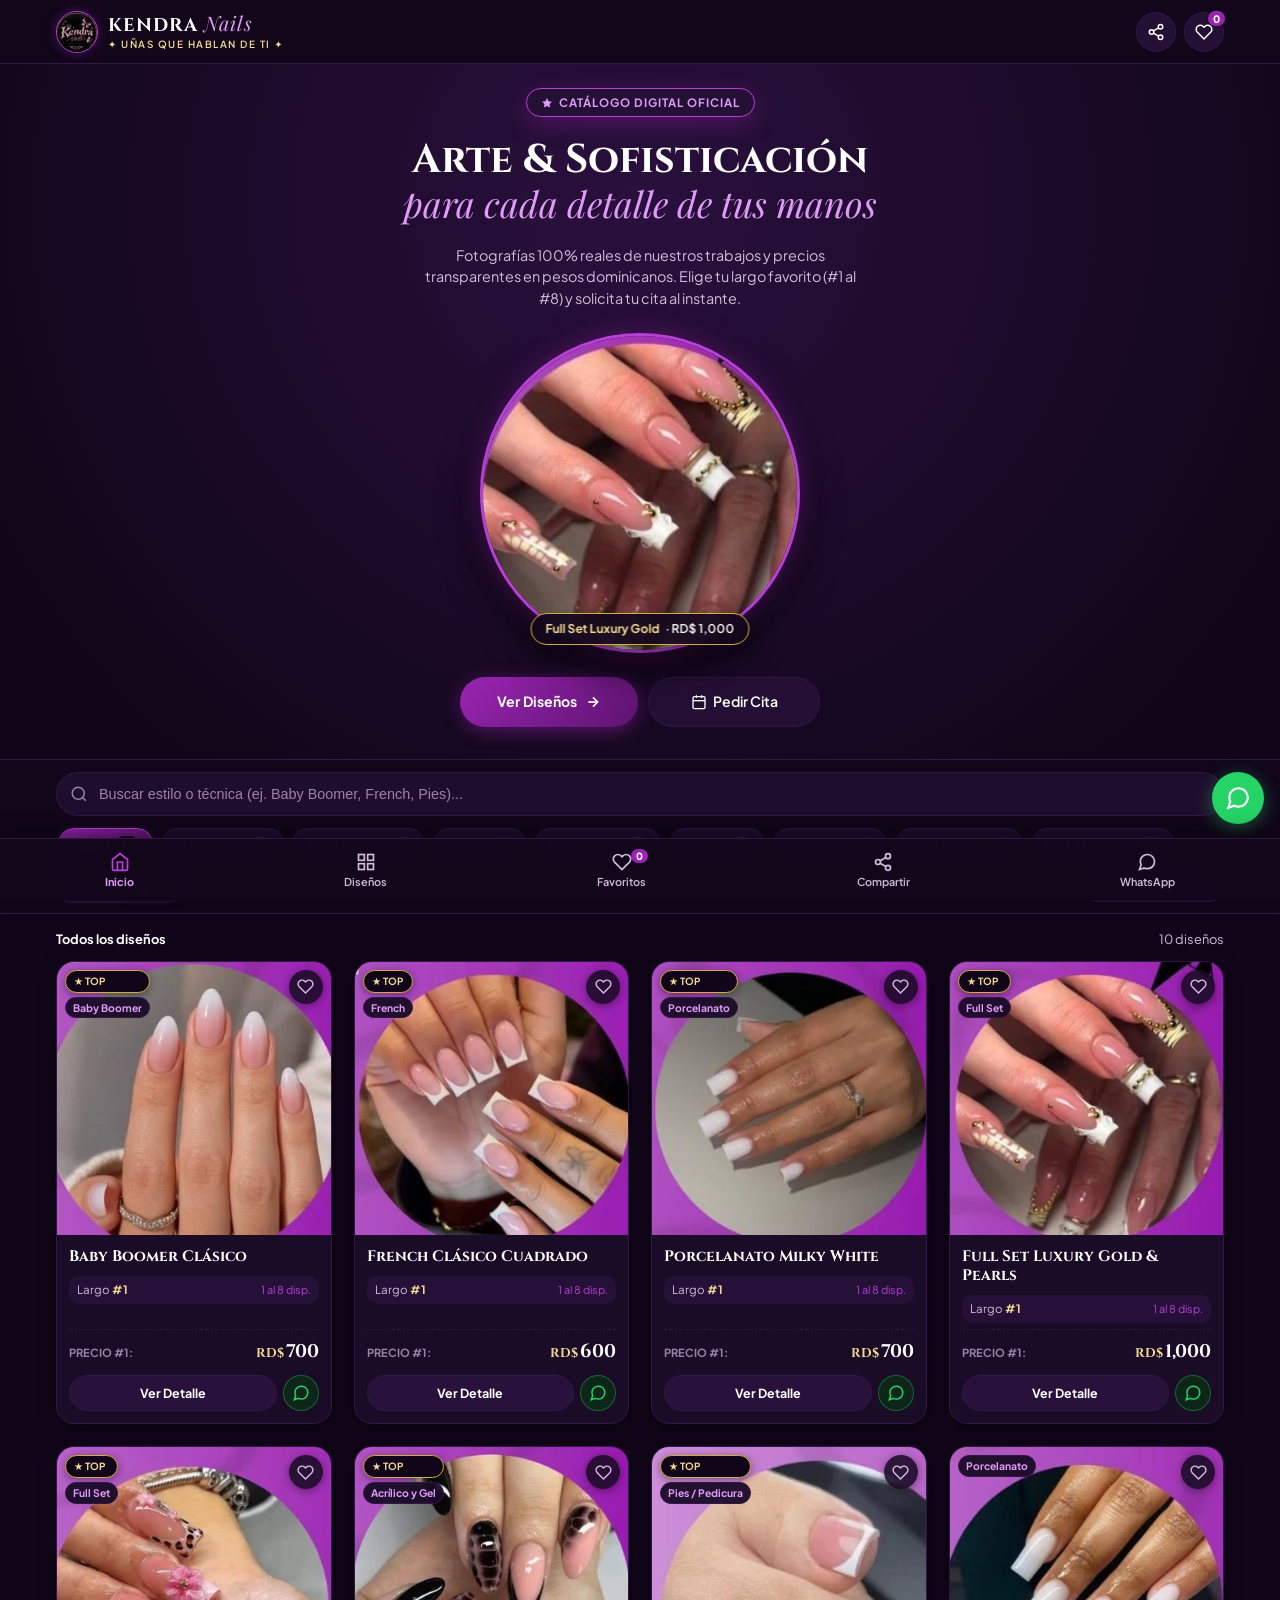
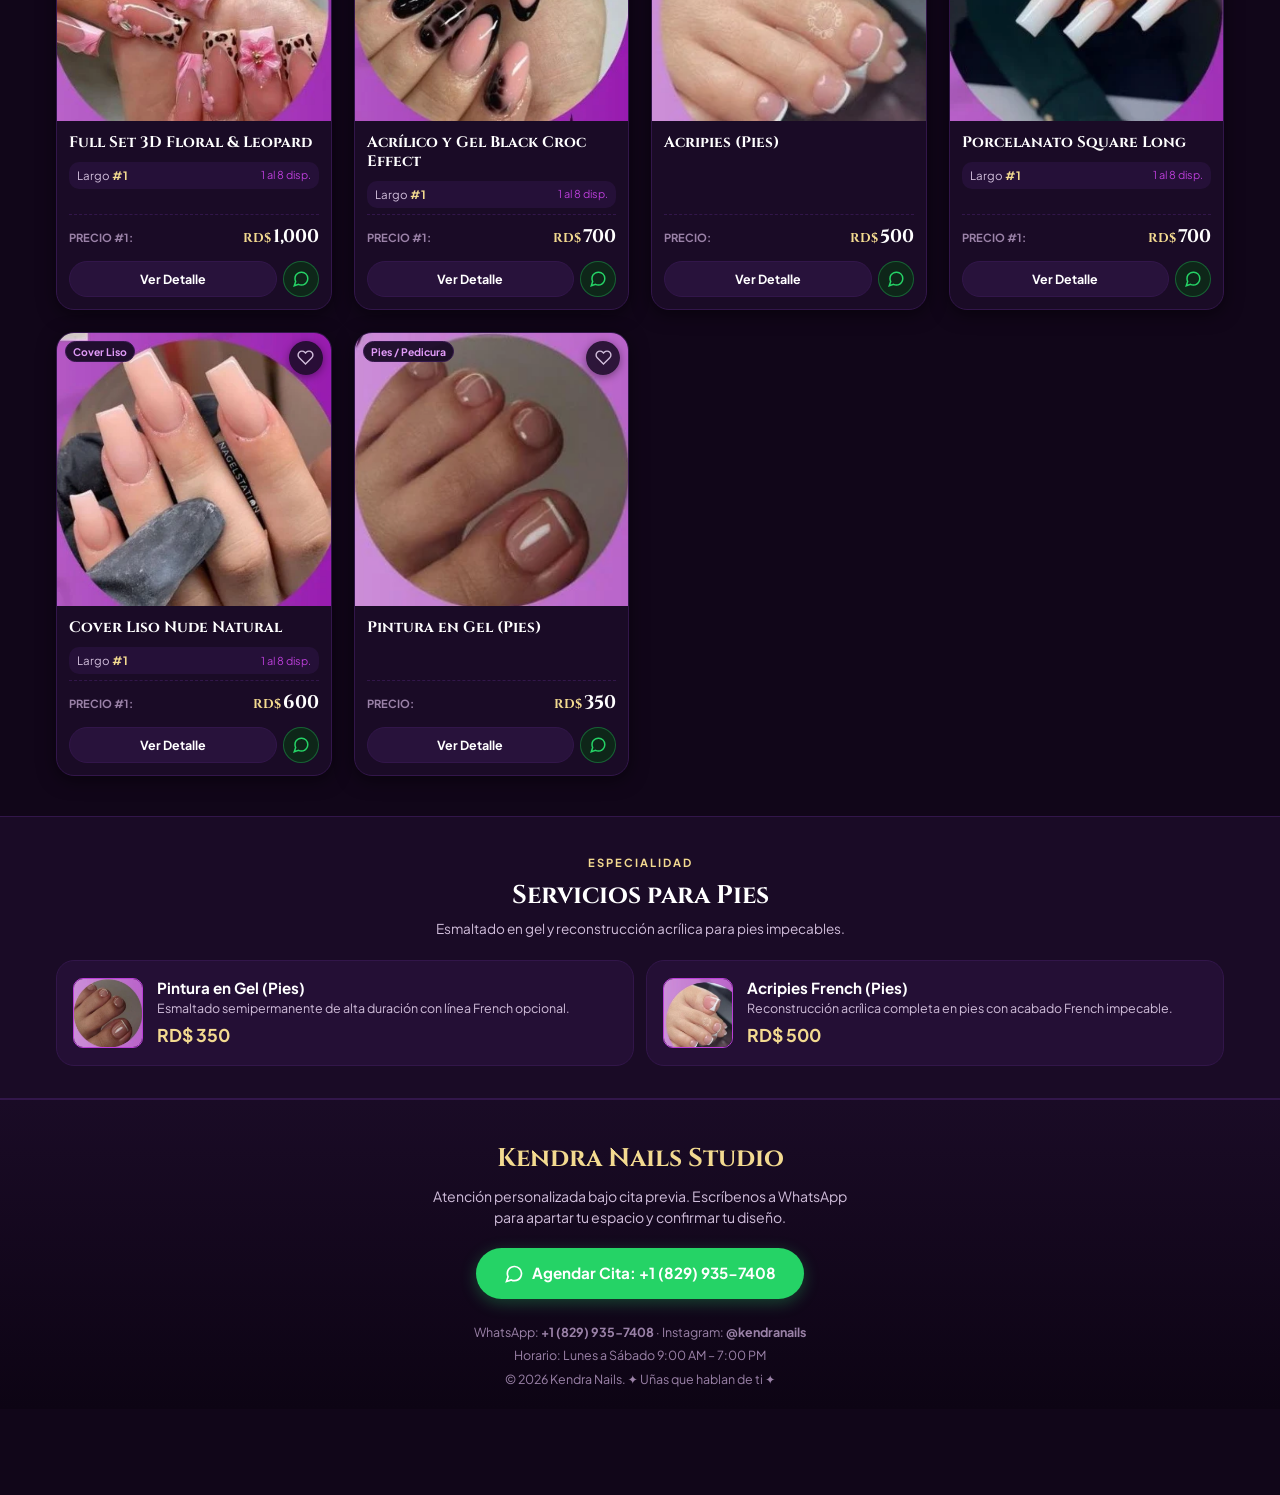
<file: index.html>
<!DOCTYPE html>
<html lang="es">
<head>
  <meta charset="UTF-8">
  <meta name="viewport" content="width=device-width, initial-scale=1.0, maximum-scale=5.0, viewport-fit=cover">
  <title>Kendra Nails — Catálogo Digital Premium</title>
  <meta name="description" content="Catálogo digital interactivo de Kendra Nails para celulares. Explora diseños de uñas reales, selecciona tu largo (#1 al #8) y consulta precios transparentes en pesos dominicanos.">
  <meta name="theme-color" content="#110619">

  <!-- Configuración PWA / Modo App en Celulares (iPhone & Android) -->
  <link rel="manifest" href="manifest.json">
  <meta name="apple-mobile-web-app-capable" content="yes">
  <meta name="apple-mobile-web-app-status-bar-style" content="black-translucent">
  <meta name="apple-mobile-web-app-title" content="Kendra Nails">
  <link rel="apple-touch-icon" href="assets/images/crops/kendra_logo_circle.png">
  <link rel="icon" type="image/svg+xml" href="assets/favicon.svg">

  <!-- Open Graph para compartir en WhatsApp e Instagram -->
  <meta property="og:type" content="website">
  <meta property="og:title" content="Kendra Nails — Catálogo Digital Premium">
  <meta property="og:description" content="✦ Uñas que hablan de ti ✦ Explora nuestros diseños y precios reales en acrílico, French, Baby Boomer, Porcelanato y pedicura.">
  <meta property="og:image" content="assets/images/crops/kendra_logo_square.jpg">

  <!-- Google Fonts: Playfair Display, Cinzel, Plus Jakarta Sans -->
  <link rel="preconnect" href="https://fonts.googleapis.com">
  <link rel="preconnect" href="https://fonts.gstatic.com" crossorigin>
  <link href="https://fonts.googleapis.com/css2?family=Cinzel:wght@600;700&family=Playfair+Display:ital,wght@0,600;0,700;1,400&family=Plus+Jakarta+Sans:wght@400;500;600;700;800&display=swap" rel="stylesheet">

  <link rel="stylesheet" href="css/styles.css?v=20261025_07">
  <script>
    // Limpieza forzada de caché para asegurar actualización inmediata de WhatsApp y diseño en iPhone
    (function() {
      const CURRENT_VER = '20261025_07';
      if (localStorage.getItem('kn_cache_ver') !== CURRENT_VER) {
        localStorage.setItem('kn_cache_ver', CURRENT_VER);
        if ('caches' in window) {
          caches.keys().then(function(keys) {
            keys.forEach(function(k) { caches.delete(k); });
          });
        }
      }
    })();
  </script>
</head>
<body>

  <!-- =======================================================================
       1. CABECERA SUPERIOR MÓVIL (TOP BAR ESTILO APP)
       ======================================================================= -->
  <header class="site-header" id="siteHeader">
    <div class="container header-inner">
      <a href="#inicio" class="header-brand" aria-label="Kendra Nails Inicio">
        <div class="brand-emblem">
          <img src="assets/images/crops/kendra_logo_circle.png" alt="Emblema Kendra Nails" onerror="this.onerror=null; this.src='assets/favicon.svg';">
        </div>
        <div class="brand-titles">
          <span class="brand-name">KENDRA <span>Nails</span></span>
          <span class="brand-tagline">✦ Uñas que hablan de ti ✦</span>
        </div>
      </a>

      <div class="header-actions">
        <!-- Botón Compartir Catálogo -->
        <button class="btn-header-action" id="btnShareCatalog" aria-label="Compartir catálogo" title="Compartir catálogo">
          <svg width="18" height="18" viewBox="0 0 24 24" fill="none" stroke="currentColor" stroke-width="2">
            <circle cx="18" cy="5" r="3"/>
            <circle cx="6" cy="12" r="3"/>
            <circle cx="18" cy="19" r="3"/>
            <line x1="8.59" y1="13.51" x2="15.42" y2="17.49"/>
            <line x1="15.41" y1="6.51" x2="8.59" y2="10.49"/>
          </svg>
        </button>

        <!-- Botón Favoritos -->
        <button class="btn-header-action" id="btnHeaderFav" aria-label="Ver favoritos guardados" title="Mis favoritos">
          <svg width="18" height="18" viewBox="0 0 24 24" fill="none" stroke="currentColor" stroke-width="2">
            <path d="M20.84 4.61a5.5 5.5 0 0 0-7.78 0L12 5.67l-1.06-1.06a5.5 5.5 0 0 0-7.78 7.78l1.06 1.06L12 21.23l7.78-7.78 1.06-1.06a5.5 5.5 0 0 0 0-7.78z"/>
          </svg>
          <span class="fav-counter-badge" id="headerFavBadge">0</span>
        </button>
      </div>
    </div>
  </header>

  <main>
    <!-- =======================================================================
         2. HERO / PORTADA COMPACTA PARA CELULARES
         ======================================================================= -->
    <section class="hero-section" id="inicio">
      <div class="container hero-mobile-container">
        <div class="hero-badge-pill">
          <svg width="12" height="12" viewBox="0 0 24 24" fill="currentColor">
            <polygon points="12 2 15.09 8.26 22 9.27 17 14.14 18.18 21.02 12 17.77 5.82 21.02 7 14.14 2 9.27 8.91 8.26 12 2"/>
          </svg>
          <span>CATÁLOGO DIGITAL OFICIAL</span>
        </div>

        <h1 class="hero-title-mobile">
          Arte & Sofisticación
          <span class="title-accent">para cada detalle de tus manos</span>
        </h1>

        <p class="hero-text-mobile">
          Fotografías 100% reales de nuestros trabajos y precios transparentes en pesos dominicanos. Elige tu largo favorito (#1 al #8) y solicita tu cita al instante.
        </p>

        <!-- Vitrina circular luxury con el trabajo real destacado -->
        <div class="hero-reel-mobile">
          <div class="hero-reel-card">
            <img src="assets/images/crops/fullset_luxury_card.webp" alt="Diseño real Kendra Nails" loading="eager" onerror="this.onerror=null; this.src='assets/images/original/sheet_full_set.jpg';">
          </div>
          <div class="hero-reel-badge">
            <span>Full Set Luxury Gold</span> · RD$ 1,000
          </div>
        </div>

        <div class="hero-cta-group">
          <a href="#catalogo" class="btn-hero-primary">
            <span>Ver Diseños</span>
            <svg width="16" height="16" viewBox="0 0 24 24" fill="none" stroke="currentColor" stroke-width="2.5">
              <line x1="5" y1="12" x2="19" y2="12"/>
              <polyline points="12 5 19 12 12 19"/>
            </svg>
          </a>

          <a href="#contacto" class="btn-hero-secondary">
            <svg width="16" height="16" viewBox="0 0 24 24" fill="none" stroke="currentColor" stroke-width="2">
              <rect x="3" y="4" width="18" height="18" rx="2" ry="2"/>
              <line x1="16" y1="2" x2="16" y2="6"/>
              <line x1="8" y1="2" x2="8" y2="6"/>
              <line x1="3" y1="10" x2="21" y2="10"/>
            </svg>
            <span>Pedir Cita</span>
          </a>
        </div>
      </div>
    </section>

    <!-- =======================================================================
         3. BARRA DE HERRAMIENTAS: BÚSQUEDA Y FILTROS TÁCTILES
         ======================================================================= -->
    <section class="catalog-toolbar-section" id="catalogToolbar">
      <div class="container">
        <!-- Buscador táctil -->
        <div class="toolbar-search-box">
          <svg class="search-icon" width="18" height="18" viewBox="0 0 24 24" fill="none" stroke="currentColor" stroke-width="2">
            <circle cx="11" cy="11" r="8"/>
            <line x1="21" y1="21" x2="16.65" y2="16.65"/>
          </svg>
          <input type="text" id="catalogSearchInput" class="search-input-mobile" placeholder="Buscar estilo o técnica (ej. Baby Boomer, French, Pies)..." autocomplete="off">
          <span class="search-clear-btn" id="searchClearBtn" title="Limpiar búsqueda">&times;</span>
        </div>

        <!-- Filtros horizontales desplazables con el dedo -->
        <nav class="filter-scroll-wrapper" id="filterPillsContainer" aria-label="Categorías de uñas">
          <!-- Renderizado dinámico con JS -->
        </nav>

        <!-- Subfila de controles: Alternar vista 1 Col / 2 Col y ordenar -->
        <div class="catalog-controls-subrow">
          <div class="view-layout-toggle" aria-label="Alternar diseño de cuadrícula">
            <button class="btn-view-toggle" id="btnView1Col" title="Vista grande (1 columna)">
              <span>📱 1 Col</span>
            </button>
            <button class="btn-view-toggle active" id="btnView2Col" title="Vista cuadrícula (2 columnas)">
              <span>🔲 2 Col</span>
            </button>
          </div>

          <div style="display:flex; align-items:center; gap:6px;">
            <select id="catalogSortSelect" class="sort-select-mobile" aria-label="Ordenar catálogo por">
              <option value="destacados">✨ Destacados</option>
              <option value="precio-asc">💵 Menor precio</option>
              <option value="precio-desc">💎 Mayor precio</option>
              <option value="nombre">🔤 Nombre A-Z</option>
            </select>
          </div>
        </div>
      </div>
    </section>

    <!-- =======================================================================
         4. CUADRÍCULA DE DISEÑOS ADAPTADA A CELULAR
         ======================================================================= -->
    <section class="catalog-container" id="catalogo">
      <div class="container">
        <div style="display:flex; justify-content:space-between; align-items:center; margin-bottom:12px; font-size:0.8rem; color:var(--c-text-muted);">
          <span id="activeFilterLabel" style="font-weight:700; color:var(--c-plum);">Todos los diseños</span>
          <span id="catalogResultsCount">Cargando catálogo...</span>
        </div>

        <!-- Cuadrícula interactiva -->
        <div class="designs-grid" id="designsGrid">
          <!-- Renderizado de tarjetas con JavaScript -->
        </div>
      </div>
    </section>

    <!-- =======================================================================
         5. SERVICIOS PARA PIES (DESTACADO)
         ======================================================================= -->
    <section style="padding: 32px 0; background: var(--c-purple-card); border-top: 1px solid var(--c-border); border-bottom: 1px solid var(--c-border);" id="servicios-pies">
      <div class="container">
        <div style="text-align:center; margin-bottom: 20px;">
          <span style="font-size:0.7rem; text-transform:uppercase; letter-spacing:2px; font-weight:700; color:var(--c-gold-light);">Especialidad</span>
          <h2 style="font-family:var(--font-display); font-size:1.6rem; color:#FFFFFF; margin:4px 0;">Servicios para Pies</h2>
          <p style="font-size:0.85rem; color:var(--c-text-muted);">Esmaltado en gel y reconstrucción acrílica para pies impecables.</p>
        </div>

        <div style="display:grid; grid-template-columns: repeat(auto-fit, minmax(260px, 1fr)); gap: 12px;">
          <div style="background:var(--c-purple-elevated); border-radius:var(--radius-md); padding:16px; border:1px solid var(--c-border); display:flex; gap:14px; align-items:center;">
            <img src="assets/images/crops/pies_gel_card.webp" alt="Pintura en gel pies" style="width:70px; height:70px; border-radius:var(--radius-sm); object-fit:cover; border:1px solid var(--c-purple-glow);">
            <div>
              <h4 style="font-size:0.95rem; color:#FFFFFF; font-weight:700;">Pintura en Gel (Pies)</h4>
              <p style="font-size:0.78rem; color:var(--c-text-muted); margin-bottom:4px;">Esmaltado semipermanente de alta duración con línea French opcional.</p>
              <strong style="color:var(--c-gold-light); font-size:1.1rem;">RD$ 350</strong>
            </div>
          </div>

          <div style="background:var(--c-purple-elevated); border-radius:var(--radius-md); padding:16px; border:1px solid var(--c-border); display:flex; gap:14px; align-items:center;">
            <img src="assets/images/crops/pies_acripies_card.webp" alt="Acripies pies" style="width:70px; height:70px; border-radius:var(--radius-sm); object-fit:cover; border:1px solid var(--c-purple-glow);">
            <div>
              <h4 style="font-size:0.95rem; color:#FFFFFF; font-weight:700;">Acripies French (Pies)</h4>
              <p style="font-size:0.78rem; color:var(--c-text-muted); margin-bottom:4px;">Reconstrucción acrílica completa en pies con acabado French impecable.</p>
              <strong style="color:var(--c-gold-light); font-size:1.1rem;">RD$ 500</strong>
            </div>
          </div>
        </div>
      </div>
    </section>

    <!-- =======================================================================
         6. CONTACTO & CITAS
         ======================================================================= -->
    <section style="padding: 40px 0 20px; background: linear-gradient(180deg, #1A0B26 0%, #0D0414 100%); color: var(--c-ivory); border-top: 1px solid var(--c-border);" id="contacto">
      <div class="container" style="text-align: center;">
        <h3 style="font-family:var(--font-display); font-size:1.6rem; color:var(--c-gold-light); margin-bottom:8px;">Kendra Nails Studio</h3>
        <p style="font-size:0.88rem; color:var(--c-text-muted); max-width:440px; margin:0 auto 20px;">
          Atención personalizada bajo cita previa. Escríbenos a WhatsApp para apartar tu espacio y confirmar tu diseño.
        </p>

        <a href="https://api.whatsapp.com/send?phone=18299357408&text=%C2%A1Hola%20Kendra%20Nails!%20Vi%20su%20cat%C3%A1logo%20digital%20y%20me%20gustar%C3%ADa%20agendar%20una%20cita." target="_blank" rel="noopener" style="display:inline-flex; align-items:center; gap:8px; background:var(--c-whatsapp); color:#FFF; padding:14px 28px; border-radius:var(--radius-full); font-weight:700; font-size:0.95rem; box-shadow:0 4px 16px rgba(37,211,102,0.3);">
          <svg width="20" height="20" viewBox="0 0 24 24" fill="none" stroke="currentColor" stroke-width="2">
            <path d="M21 11.5a8.38 8.38 0 0 1-.9 3.8 8.5 8.5 0 0 1-7.6 4.7 8.38 8.38 0 0 1-3.8-.9L3 21l1.9-5.7a8.38 8.38 0 0 1-.9-3.8 8.5 8.5 0 0 1 4.7-7.6 8.38 8.38 0 0 1 3.8-.9h.5a8.48 8.48 0 0 1 8 8v.5z"/>
          </svg>
          <span>Agendar Cita: +1 (829) 935-7408</span>
        </a>

        <div style="margin-top: 24px; font-size: 0.78rem; color: var(--c-text-light);">
          <p>WhatsApp: <strong>+1 (829) 935-7408</strong> · Instagram: <strong>@kendranails</strong></p>
          <p style="margin-top:4px;">Horario: Lunes a Sábado 9:00 AM – 7:00 PM</p>
          <p style="margin-top:6px;">&copy; 2026 Kendra Nails. ✦ Uñas que hablan de ti ✦</p>
        </div>
      </div>
    </section>
  </main>

  <!-- =======================================================================
       7. BOTÓN FLOTANTE DIRECTO DE WHATSAPP
       ======================================================================= -->
  <a href="https://api.whatsapp.com/send?phone=18299357408&text=%C2%A1Hola%20Kendra%20Nails!%20Vi%20su%20cat%C3%A1logo%20digital%20y%20tengo%20una%20consulta." target="_blank" rel="noopener" class="floating-wa-bubble" aria-label="Escribir por WhatsApp" title="WhatsApp Kendra Nails (+1 829-935-7408)">
    <svg width="26" height="26" viewBox="0 0 24 24" fill="none" stroke="currentColor" stroke-width="2">
      <path d="M21 11.5a8.38 8.38 0 0 1-.9 3.8 8.5 8.5 0 0 1-7.6 4.7 8.38 8.38 0 0 1-3.8-.9L3 21l1.9-5.7a8.38 8.38 0 0 1-.9-3.8 8.5 8.5 0 0 1 4.7-7.6 8.38 8.38 0 0 1 3.8-.9h.5a8.48 8.48 0 0 1 8 8v.5z"/>
    </svg>
  </a>

  <!-- =======================================================================
       8. BARRA DE NAVEGACIÓN INFERIOR PARA PULGAR (THUMB BAR CLIENTAS)
       ======================================================================= -->
  <nav class="mobile-bottom-bar" aria-label="Navegación del catálogo">
    <button class="thumb-nav-btn active" data-nav="home">
      <svg width="20" height="20" viewBox="0 0 24 24" fill="none" stroke="currentColor" stroke-width="2">
        <path d="M3 9l9-7 9 7v11a2 2 0 0 1-2 2H5a2 2 0 0 1-2-2z"/>
        <polyline points="9 22 9 12 15 12 15 22"/>
      </svg>
      <span>Inicio</span>
    </button>

    <button class="thumb-nav-btn" data-nav="catalog">
      <svg width="20" height="20" viewBox="0 0 24 24" fill="none" stroke="currentColor" stroke-width="2">
        <rect x="3" y="3" width="7" height="7"/>
        <rect x="14" y="3" width="7" height="7"/>
        <rect x="14" y="14" width="7" height="7"/>
        <rect x="3" y="14" width="7" height="7"/>
      </svg>
      <span>Diseños</span>
    </button>

    <button class="thumb-nav-btn" data-nav="favorites">
      <svg width="20" height="20" viewBox="0 0 24 24" fill="none" stroke="currentColor" stroke-width="2">
        <path d="M20.84 4.61a5.5 5.5 0 0 0-7.78 0L12 5.67l-1.06-1.06a5.5 5.5 0 0 0-7.78 7.78l1.06 1.06L12 21.23l7.78-7.78 1.06-1.06a5.5 5.5 0 0 0 0-7.78z"/>
      </svg>
      <span class="thumb-badge" id="bottomFavBadge">0</span>
      <span>Favoritos</span>
    </button>

    <button class="thumb-nav-btn" data-nav="share">
      <svg width="20" height="20" viewBox="0 0 24 24" fill="none" stroke="currentColor" stroke-width="2">
        <circle cx="18" cy="5" r="3"/>
        <circle cx="6" cy="12" r="3"/>
        <circle cx="18" cy="19" r="3"/>
        <line x1="8.59" y1="13.51" x2="15.42" y2="17.49"/>
        <line x1="15.41" y1="6.51" x2="8.59" y2="10.49"/>
      </svg>
      <span>Compartir</span>
    </button>

    <button class="thumb-nav-btn" data-nav="whatsapp">
      <svg width="20" height="20" viewBox="0 0 24 24" fill="none" stroke="currentColor" stroke-width="2">
        <path d="M21 11.5a8.38 8.38 0 0 1-.9 3.8 8.5 8.5 0 0 1-7.6 4.7 8.38 8.38 0 0 1-3.8-.9L3 21l1.9-5.7a8.38 8.38 0 0 1-.9-3.8 8.5 8.5 0 0 1 4.7-7.6 8.38 8.38 0 0 1 3.8-.9h.5a8.48 8.48 0 0 1 8 8v.5z"/>
      </svg>
      <span>WhatsApp</span>
    </button>
  </nav>

  <!-- =======================================================================
       9. MODAL INFERIOR ESTILO BOTTOM SHEET DRAWER (DETALLE DE DISEÑO)
       ======================================================================= -->
  <div class="modal-overlay" id="designModalBackdrop" role="dialog" aria-modal="true">
    <div class="bottom-sheet-card">
      <div class="sheet-handle-bar"></div>
      
      <div class="sheet-header-mobile">
        <div style="font-family:var(--font-display); font-size:0.95rem; font-weight:700; color:var(--c-plum);" id="sheetModalHeaderCategory">
          Kendra Nails
        </div>
        <button class="btn-sheet-close" id="modalCloseBtn" aria-label="Cerrar">&times;</button>
      </div>

      <div class="sheet-body-scrollable" id="sheetModalBody">
        <!-- Contenido inyectado dinámicamente -->
      </div>

      <!-- Barra de acción fija al alcance del pulgar -->
      <div class="sheet-fixed-footer" id="sheetFixedFooter">
        <!-- Botón de WhatsApp fijado abajo -->
      </div>
    </div>
  </div>

  <!-- Contenedor de Toasts -->
  <div class="toast-container" id="toastContainer" aria-live="polite"></div>

  <script src="js/config.js?v=20261025_07"></script>
  <script src="js/app.js?v=20261025_07"></script>
  
  <!-- Registro de Service Worker para PWA -->
  <script>
    if ('serviceWorker' in navigator) {
      window.addEventListener('load', () => {
        navigator.serviceWorker.register('./sw.js').catch(err => console.log('SW error:', err));
      });
    }
  </script>
</body>
</html>
</file>
<file: css/styles.css>
/* ==========================================================================
   KENDRA NAILS — PREMIUM DIGITAL CATALOG STYLESHEET (MOBILE-FIRST EDITION)
   Optimizada específicamente para celulares, navegación con pulgar y PWA
   ========================================================================== */

/* --------------------------------------------------------------------------
   1. VARIABLES & DESIGN TOKENS (TEMA GÓTICO MORADO OSCURO LUXURY)
   -------------------------------------------------------------------------- */
:root {
  /* Tonalidades morado gótico inspiradas en el color oficial de referencia (#9A24B2) */
  --c-purple-gothic: #9A24B2;       /* Morado vibrante característico */
  --c-purple-glow: #BA3ED8;         /* Morado brillante para brillos y bordes activos */
  --c-purple-light: #E09AF7;        /* Lavanda claro para títulos y destacados */
  --c-purple-deep: #110619;         /* Fondo base ultra oscuro gótico */
  --c-purple-card: #1A0B26;         /* Fondo de tarjetas y paneles */
  --c-purple-elevated: #240F35;     /* Superficie elevada (inputs, botones, chips) */
  --c-purple-border: #32164A;       /* Borde oscuro morado */

  /* Paleta complementaria y detalles de lujo */
  --c-rose-soft: #421B5F;
  --c-rose-light: #251036;
  --c-ivory: #FAF5FC;
  --c-gold: #D4AF37;
  --c-gold-light: #F3DA90;
  --c-gold-dark: #C9A45C;
  --c-plum: #FFFFFF;                /* Títulos en blanco brillante para contraste */
  --c-plum-dark: #0D0414;
  --c-plum-deep: #08020D;
  --c-plum-light: #3D1A54;
  --c-rose-muted: #B885A8;
  --c-rose-deep: #BA3ED8;

  /* Colores funcionales */
  --c-bg: #110619;                  /* Fondo gótico principal */
  --c-bg-card: #1A0B26;             /* Fondo de tarjetas */
  --c-bg-alt: #170922;              /* Fondo secundario */
  --c-text-main: #FFFFFF;           /* Texto blanco perla nítido */
  --c-text-muted: #D1BEDB;          /* Texto secundario lavanda plateado suave */
  --c-text-light: #9B82A8;          /* Texto suave */
  --c-border: #32164A;              /* Bordes oscuros góticos */
  --c-border-gold: rgba(212, 175, 55, 0.45);
  --c-border-purple: rgba(154, 36, 178, 0.4);
  --c-success: #25D366;
  --c-whatsapp: #25D366;

  /* Gradientes góticos */
  --grad-gold: linear-gradient(135deg, #F3DA90 0%, #D4AF37 50%, #987733 100%);
  --grad-plum: linear-gradient(145deg, #2D143D 0%, #150A1F 100%);
  --grad-rose: linear-gradient(135deg, #240F35 0%, #170A23 100%);
  --grad-gothic: linear-gradient(135deg, #9A24B2 0%, #5E1470 100%);
  --grad-hero: radial-gradient(circle at 50% 20%, #2A103D 0%, #110619 85%);

  /* Tipografías */
  --font-serif: 'Playfair Display', Georgia, serif;
  --font-display: 'Cinzel', 'Playfair Display', serif;
  --font-sans: 'Plus Jakarta Sans', system-ui, -apple-system, BlinkMacSystemFont, 'Segoe UI', Roboto, sans-serif;

  /* Sombras luxury góticas */
  --shadow-sm: 0 2px 8px rgba(0, 0, 0, 0.4);
  --shadow-md: 0 8px 24px rgba(0, 0, 0, 0.55);
  --shadow-lg: 0 16px 40px rgba(0, 0, 0, 0.75);
  --shadow-gold: 0 8px 25px rgba(212, 175, 55, 0.25);
  --shadow-purple: 0 6px 22px rgba(154, 36, 178, 0.35);
  --shadow-card: 0 4px 18px rgba(0, 0, 0, 0.5);

  /* Bordes & Transiciones */
  --radius-sm: 10px;
  --radius-md: 18px;
  --radius-lg: 26px;
  --radius-full: 9999px;
  --transition-fast: 0.2s cubic-bezier(0.4, 0, 0.2, 1);
  --transition-normal: 0.3s cubic-bezier(0.4, 0, 0.2, 1);
  --transition-bounce: 0.35s cubic-bezier(0.175, 0.885, 0.32, 1.275);

  /* Dimensiones seguras móviles */
  --header-height: 64px;
  --bottom-bar-height: 62px;
  --safe-bottom: env(safe-area-inset-bottom, 0px);
  --safe-top: env(safe-area-inset-top, 0px);
}

/* --------------------------------------------------------------------------
   2. RESET & MOBILE OPTIMIZATIONS
   -------------------------------------------------------------------------- */
*, *::before, *::after {
  box-sizing: border-box;
  margin: 0;
  padding: 0;
  -webkit-tap-highlight-color: transparent;
}

html {
  scroll-behavior: smooth;
  -webkit-text-size-adjust: 100%;
}

body {
  font-family: var(--font-sans);
  background-color: var(--c-bg);
  color: var(--c-text-main);
  line-height: 1.5;
  overflow-x: hidden;
  padding-bottom: calc(var(--bottom-bar-height) + var(--safe-bottom) + 24px);
  touch-action: manipulation;
}

img {
  max-width: 100%;
  height: auto;
  display: block;
  user-select: none;
  -webkit-user-select: none;
}

button {
  font-family: inherit;
  cursor: pointer;
  border: none;
  background: none;
  touch-action: manipulation;
}

a {
  color: inherit;
  text-decoration: none;
}

.container {
  width: 100%;
  max-width: 1200px;
  margin: 0 auto;
  padding: 0 16px;
}

/* --------------------------------------------------------------------------
   3. HEADER / TOP BAR (APP STYLE)
   -------------------------------------------------------------------------- */
.site-header {
  position: sticky;
  top: 0;
  z-index: 100;
  height: calc(var(--header-height) + var(--safe-top));
  padding-top: var(--safe-top);
  background: rgba(18, 7, 27, 0.95);
  backdrop-filter: blur(16px);
  -webkit-backdrop-filter: blur(16px);
  border-bottom: 1px solid var(--c-border);
  transition: var(--transition-normal);
}

.header-inner {
  height: var(--header-height);
  display: flex;
  align-items: center;
  justify-content: space-between;
  gap: 12px;
}

.header-brand {
  display: flex;
  align-items: center;
  gap: 10px;
  min-width: 0;
}

.brand-emblem {
  width: 42px;
  height: 42px;
  border-radius: var(--radius-full);
  border: 1.5px solid var(--c-purple-glow);
  overflow: hidden;
  box-shadow: 0 0 12px rgba(154, 36, 178, 0.4);
  flex-shrink: 0;
}

.brand-emblem img {
  width: 100%;
  height: 100%;
  object-fit: cover;
}

.brand-titles {
  display: flex;
  flex-direction: column;
  min-width: 0;
}

.brand-name {
  font-family: var(--font-display);
  font-size: 1.15rem;
  font-weight: 700;
  letter-spacing: 1px;
  color: #FFFFFF;
  line-height: 1.1;
  white-space: nowrap;
}

.brand-name span {
  font-family: var(--font-serif);
  font-style: italic;
  font-weight: 400;
  color: var(--c-purple-light);
  font-size: 1.25rem;
}

.brand-tagline {
  font-size: 0.62rem;
  letter-spacing: 1.5px;
  text-transform: uppercase;
  color: var(--c-gold-light);
  font-weight: 600;
  white-space: nowrap;
  overflow: hidden;
  text-overflow: ellipsis;
}

.header-actions {
  display: flex;
  align-items: center;
  gap: 8px;
  flex-shrink: 0;
}

.btn-header-action {
  width: 40px;
  height: 40px;
  border-radius: var(--radius-full);
  background: var(--c-purple-elevated);
  border: 1px solid var(--c-border);
  color: #FFFFFF;
  display: flex;
  align-items: center;
  justify-content: center;
  position: relative;
  transition: var(--transition-fast);
}

.btn-header-action:active {
  transform: scale(0.92);
  background: var(--c-purple-gothic);
}

.fav-counter-badge {
  position: absolute;
  top: -3px;
  right: -3px;
  background: var(--c-purple-gothic);
  color: #FFFFFF;
  font-size: 0.65rem;
  font-weight: 800;
  padding: 1px 5px;
  border-radius: var(--radius-full);
  min-width: 17px;
  text-align: center;
  border: 1.5px solid var(--c-purple-deep);
}

/* --------------------------------------------------------------------------
   4. HERO / PORTADA COMPACTA & MÓVIL
   -------------------------------------------------------------------------- */
.hero-section {
  position: relative;
  padding: 24px 0 32px;
  background: var(--grad-hero);
  border-bottom: 1px solid var(--c-border);
  overflow: hidden;
}

.hero-mobile-container {
  display: flex;
  flex-direction: column;
  align-items: center;
  text-align: center;
  gap: 20px;
}

.hero-badge-pill {
  display: inline-flex;
  align-items: center;
  gap: 6px;
  padding: 5px 14px;
  border-radius: var(--radius-full);
  background: #240F35;
  border: 1px solid var(--c-purple-glow);
  color: var(--c-purple-light);
  font-size: 0.72rem;
  font-weight: 700;
  letter-spacing: 1px;
  box-shadow: var(--shadow-purple);
}

.hero-title-mobile {
  font-family: var(--font-display);
  font-size: clamp(1.8rem, 6.5vw, 2.5rem);
  font-weight: 700;
  color: #FFFFFF;
  line-height: 1.15;
}

.hero-title-mobile .title-accent {
  font-family: var(--font-serif);
  font-style: italic;
  font-weight: 400;
  color: var(--c-purple-light);
  display: block;
  font-size: 0.9em;
}

.hero-text-mobile {
  font-size: 0.9rem;
  color: var(--c-text-muted);
  max-width: 440px;
  line-height: 1.5;
  margin: 0 auto;
}

/* Vitrina de fotos circular con destello luxury */
.hero-reel-mobile {
  position: relative;
  width: 100%;
  max-width: 320px;
  margin: 4px auto;
}

.hero-reel-card {
  position: relative;
  width: 100%;
  aspect-ratio: 1 / 1;
  border-radius: 50%;
  border: 3.5px solid var(--c-purple-glow);
  box-shadow: 0 0 25px rgba(154, 36, 178, 0.45), var(--shadow-lg);
  overflow: hidden;
  background: var(--c-purple-card);
}

.hero-reel-card img {
  width: 100%;
  height: 100%;
  object-fit: cover;
  transform: scale(1.05);
}

.hero-reel-badge {
  position: absolute;
  bottom: 8px;
  left: 50%;
  transform: translateX(-50%);
  background: rgba(18, 7, 27, 0.92);
  backdrop-filter: blur(8px);
  color: #FFFFFF;
  padding: 6px 14px;
  border-radius: var(--radius-full);
  font-size: 0.75rem;
  font-weight: 600;
  white-space: nowrap;
  border: 1px solid var(--c-gold);
  box-shadow: var(--shadow-md);
  display: flex;
  align-items: center;
  gap: 6px;
}

.hero-reel-badge span {
  color: var(--c-gold-light);
  font-weight: 700;
}

/* Botones de acción principales */
.hero-cta-group {
  display: flex;
  width: 100%;
  max-width: 360px;
  gap: 10px;
}

.btn-hero-primary {
  flex: 1;
  display: flex;
  align-items: center;
  justify-content: center;
  gap: 8px;
  padding: 13px 18px;
  border-radius: var(--radius-full);
  background: var(--grad-gothic);
  color: #FFFFFF;
  font-size: 0.88rem;
  font-weight: 700;
  box-shadow: 0 4px 18px rgba(154, 36, 178, 0.45);
  transition: transform var(--transition-fast), box-shadow var(--transition-fast);
}

.btn-hero-primary:active {
  transform: scale(0.96);
}

.btn-hero-secondary {
  flex: 1;
  display: flex;
  align-items: center;
  justify-content: center;
  gap: 6px;
  padding: 13px 14px;
  border-radius: var(--radius-full);
  background: var(--c-purple-elevated);
  border: 1.5px solid var(--c-border);
  color: #FFFFFF;
  font-size: 0.88rem;
  font-weight: 600;
  transition: transform var(--transition-fast), background var(--transition-fast);
}

.btn-hero-secondary:active {
  transform: scale(0.96);
  background: var(--c-purple-card);
}

.btn-hero-secondary:active {
  transform: scale(0.96);
}

/* --------------------------------------------------------------------------
   5. BARRA DE HERRAMIENTAS Y FILTROS ADAPTABLES
   -------------------------------------------------------------------------- */
.catalog-toolbar-section {
  position: sticky;
  top: calc(var(--header-height) + var(--safe-top));
  z-index: 95;
  background: rgba(18, 7, 27, 0.96);
  backdrop-filter: blur(14px);
  -webkit-backdrop-filter: blur(14px);
  border-bottom: 1px solid var(--c-border);
  padding: 12px 0 8px;
}

.toolbar-search-box {
  position: relative;
  margin-bottom: 10px;
}

.toolbar-search-box .search-icon {
  position: absolute;
  left: 14px;
  top: 50%;
  transform: translateY(-50%);
  color: var(--c-text-light);
  pointer-events: none;
}

.search-input-mobile {
  width: 100%;
  height: 44px;
  padding: 0 38px 0 42px;
  border-radius: var(--radius-full);
  border: 1.5px solid var(--c-border);
  background: #1F0D2E;
  font-size: 0.9rem;
  color: #FFFFFF;
  outline: none;
  transition: border-color var(--transition-fast), box-shadow var(--transition-fast);
}

.search-input-mobile::placeholder {
  color: #9B82A8;
}

.search-input-mobile:focus {
  border-color: var(--c-purple-glow);
  box-shadow: 0 0 12px rgba(154, 36, 178, 0.35);
}

.search-clear-btn {
  position: absolute;
  right: 12px;
  top: 50%;
  transform: translateY(-50%);
  width: 24px;
  height: 24px;
  border-radius: 50%;
  background: #32164A;
  color: #FFFFFF;
  display: none;
  align-items: center;
  justify-content: center;
  font-size: 0.9rem;
  cursor: pointer;
}

.search-clear-btn.active {
  display: flex;
}

/* Pastillas de filtro horizontales con desplazamiento táctil suave */
.filter-scroll-wrapper {
  display: flex;
  align-items: center;
  gap: 8px;
  overflow-x: auto;
  padding: 2px 2px 8px;
  scrollbar-width: none;
  -webkit-overflow-scrolling: touch;
}

.filter-scroll-wrapper::-webkit-scrollbar {
  display: none;
}

.filter-pill {
  padding: 7px 14px;
  border-radius: var(--radius-full);
  background: #1F0D2E;
  border: 1px solid var(--c-border);
  color: var(--c-text-muted);
  font-size: 0.8rem;
  font-weight: 600;
  white-space: nowrap;
  display: inline-flex;
  align-items: center;
  gap: 5px;
  flex-shrink: 0;
  transition: background var(--transition-fast), color var(--transition-fast);
}

.filter-pill:active {
  transform: scale(0.95);
}

.filter-pill.active {
  background: var(--grad-gothic);
  color: #FFFFFF;
  border-color: var(--c-purple-glow);
  box-shadow: 0 2px 10px rgba(154, 36, 178, 0.4);
}

.filter-pill.active .pill-count {
  background: #110619;
  color: #FFFFFF;
}

.pill-count {
  font-size: 0.68rem;
  padding: 1px 5px;
  border-radius: var(--radius-full);
  background: #2D1442;
  color: var(--c-purple-light);
  font-weight: 700;
}

/* Barra de control secundario: Vista y Orden */
.catalog-controls-subrow {
  display: flex;
  align-items: center;
  justify-content: space-between;
  padding: 6px 0 2px;
  font-size: 0.8rem;
  color: var(--c-text-muted);
}

.view-layout-toggle {
  display: flex;
  align-items: center;
  background: #1F0D2E;
  border: 1px solid var(--c-border);
  border-radius: var(--radius-full);
  padding: 2px;
  gap: 2px;
}

.btn-view-toggle {
  padding: 4px 8px;
  border-radius: var(--radius-full);
  color: var(--c-text-muted);
  display: flex;
  align-items: center;
  justify-content: center;
  font-size: 0.72rem;
  gap: 4px;
}

.btn-view-toggle.active {
  background: #35164E;
  color: #FFFFFF;
  font-weight: 700;
  box-shadow: 0 2px 6px rgba(0, 0, 0, 0.3);
}

.sort-select-mobile {
  padding: 5px 10px;
  border-radius: var(--radius-full);
  border: 1px solid var(--c-border);
  background: #1F0D2E;
  color: #FFFFFF;
  font-size: 0.78rem;
  font-weight: 600;
}

/* --------------------------------------------------------------------------
   6. CUADRÍCULA DE DISEÑOS EN CELULAR (1 COLUMNA & 2 COLUMNAS)
   -------------------------------------------------------------------------- */
.catalog-container {
  padding: 16px 0 40px;
}

/* Modo 2 Columnas (Por defecto en celular para visualización rápida) */
.designs-grid {
  display: grid;
  grid-template-columns: repeat(2, 1fr);
  gap: 12px;
}

/* Modo 1 Columna (Vista editorial grande tipo Instagram Feed) */
.designs-grid.view-1-col {
  grid-template-columns: 1fr;
  gap: 20px;
  max-width: 500px;
  margin: 0 auto;
}

.design-card {
  position: relative;
  background: var(--c-bg-card);
  border-radius: var(--radius-md);
  border: 1px solid var(--c-border);
  box-shadow: var(--shadow-card);
  overflow: hidden;
  display: flex;
  flex-direction: column;
}

.card-media {
  position: relative;
  width: 100%;
  aspect-ratio: 1 / 1;
  background: var(--c-bg-alt);
  overflow: hidden;
}

.card-img {
  width: 100%;
  height: 100%;
  object-fit: cover;
}

.card-badge-top-left {
  position: absolute;
  top: 8px;
  left: 8px;
  display: flex;
  flex-direction: column;
  gap: 4px;
  z-index: 2;
}

.badge-featured-mini {
  background: #110619;
  color: var(--c-gold-light);
  font-size: 0.62rem;
  font-weight: 700;
  padding: 3px 8px;
  border-radius: var(--radius-full);
  border: 1px solid var(--c-gold);
  box-shadow: var(--shadow-sm);
}

.badge-cat-mini {
  background: rgba(26, 11, 38, 0.95);
  color: var(--c-purple-light);
  font-size: 0.65rem;
  font-weight: 700;
  padding: 2px 7px;
  border-radius: var(--radius-full);
  border: 1px solid var(--c-border);
  width: fit-content;
}

.btn-card-fav {
  position: absolute;
  top: 8px;
  right: 8px;
  width: 34px;
  height: 34px;
  border-radius: 50%;
  background: rgba(26, 11, 38, 0.88);
  box-shadow: var(--shadow-sm);
  display: flex;
  align-items: center;
  justify-content: center;
  color: var(--c-text-muted);
  z-index: 2;
  transition: transform var(--transition-fast);
}

.btn-card-fav:active {
  transform: scale(1.15);
}

.btn-card-fav.active {
  color: #FF4D6D;
  background: #3A0F22;
}

.card-content {
  padding: 12px;
  display: flex;
  flex-direction: column;
  flex: 1;
}

.card-title-text {
  font-family: var(--font-display);
  font-size: 0.95rem;
  font-weight: 700;
  color: #FFFFFF;
  line-height: 1.25;
  margin-bottom: 4px;
}

.designs-grid.view-1-col .card-title-text {
  font-size: 1.15rem;
}

.card-desc-snippet {
  display: none;
  font-size: 0.82rem;
  color: var(--c-text-muted);
  line-height: 1.4;
  margin-bottom: 8px;
}

.designs-grid.view-1-col .card-desc-snippet {
  display: -webkit-box;
  -webkit-line-clamp: 2;
  -webkit-box-orient: vertical;
  overflow: hidden;
}

/* Selector interactivo de largo en la tarjeta */
.card-lengths-chips {
  margin: 6px 0;
  background: #251038;
  padding: 5px 8px;
  border-radius: var(--radius-sm);
  display: flex;
  align-items: center;
  justify-content: space-between;
  font-size: 0.72rem;
  color: var(--c-text-muted);
}

.card-lengths-chips strong {
  color: var(--c-gold-light);
}

.card-price-row {
  margin-top: auto;
  padding-top: 8px;
  border-top: 1px dashed var(--c-border);
  display: flex;
  align-items: baseline;
  justify-content: space-between;
}

.card-price-amount {
  font-family: var(--font-display);
  font-size: 1.15rem;
  font-weight: 700;
  color: #FFFFFF;
}

.designs-grid.view-1-col .card-price-amount {
  font-size: 1.35rem;
}

.card-price-amount .currency {
  font-size: 0.8rem;
  color: var(--c-gold-light);
  margin-right: 2px;
}

.card-actions-row {
  display: grid;
  grid-template-columns: 1fr auto;
  gap: 6px;
  margin-top: 10px;
}

.btn-card-open {
  padding: 8px 10px;
  border-radius: var(--radius-full);
  background: #28123B;
  border: 1px solid var(--c-border);
  color: #FFFFFF;
  font-size: 0.78rem;
  font-weight: 700;
  text-align: center;
}

.btn-card-open:active {
  background: var(--grad-gothic);
  color: #FFFFFF;
}

.btn-card-quick-wa {
  width: 36px;
  height: 36px;
  border-radius: 50%;
  background: #0E2619;
  color: var(--c-whatsapp);
  border: 1px solid rgba(37, 211, 102, 0.35);
  display: flex;
  align-items: center;
  justify-content: center;
}

.btn-card-quick-wa:active {
  transform: scale(0.9);
  background: var(--c-whatsapp);
  color: #FFFFFF;
}

/* --------------------------------------------------------------------------
   7. MODAL ESTILO BOTTOM SHEET DRAWER (NATIVO DE CELULAR)
   -------------------------------------------------------------------------- */
.modal-overlay {
  position: fixed;
  inset: 0;
  background: rgba(8, 2, 13, 0.85);
  backdrop-filter: blur(10px);
  -webkit-backdrop-filter: blur(10px);
  z-index: 2000;
  display: flex;
  align-items: flex-end;
  justify-content: center;
  opacity: 0;
  visibility: hidden;
  transition: opacity 0.25s ease, visibility 0.25s ease;
}

.modal-overlay.active {
  opacity: 1;
  visibility: visible;
}

.bottom-sheet-card {
  width: 100%;
  max-width: 600px;
  max-height: 88vh;
  background: #180924;
  border-top: 1px solid #3B1B54;
  border-radius: 24px 24px 0 0;
  display: flex;
  flex-direction: column;
  box-shadow: 0 -8px 30px rgba(0, 0, 0, 0.7);
  transform: translateY(100%);
  transition: transform 0.3s cubic-bezier(0.16, 1, 0.3, 1);
  overflow: hidden;
}

.modal-overlay.active .bottom-sheet-card {
  transform: translateY(0);
}

.sheet-handle-bar {
  width: 44px;
  height: 5px;
  background: #4A2466;
  border-radius: var(--radius-full);
  margin: 10px auto 4px;
  flex-shrink: 0;
}

.sheet-header-mobile {
  display: flex;
  align-items: center;
  justify-content: space-between;
  padding: 8px 18px 12px;
  border-bottom: 1px solid var(--c-border);
}

.sheet-header-mobile h3 {
  color: #FFFFFF;
}

.btn-sheet-close {
  width: 32px;
  height: 32px;
  border-radius: 50%;
  background: #250F35;
  color: #FFFFFF;
  display: flex;
  align-items: center;
  justify-content: center;
  font-size: 1.2rem;
  font-weight: 700;
}

.sheet-body-scrollable {
  overflow-y: auto;
  padding: 16px 18px 100px; /* Padding extra para que el botón flotante no tape texto */
  -webkit-overflow-scrolling: touch;
}

/* Pestañas multimedia táctiles */
.sheet-tabs-row {
  display: flex;
  gap: 6px;
  overflow-x: auto;
  padding-bottom: 10px;
  scrollbar-width: none;
}

.sheet-tab-pill {
  padding: 6px 12px;
  border-radius: var(--radius-full);
  background: #220E32;
  border: 1px solid var(--c-border);
  color: var(--c-text-muted);
  font-size: 0.75rem;
  font-weight: 700;
  white-space: nowrap;
}

.sheet-tab-pill.active {
  background: var(--grad-gothic);
  color: #FFFFFF;
  border-color: var(--c-purple-glow);
  box-shadow: 0 2px 8px rgba(154, 36, 178, 0.35);
}

/* Cuadrícula de selector de largos en el modal */
.modal-lengths-grid {
  display: grid;
  grid-template-columns: repeat(4, 1fr);
  gap: 8px;
  margin: 12px 0 16px;
}

.modal-length-btn {
  padding: 8px 4px;
  border-radius: var(--radius-sm);
  background: #220E32;
  border: 1.5px solid var(--c-border);
  color: #FFFFFF;
  font-size: 0.78rem;
  font-weight: 700;
  text-align: center;
  transition: var(--transition-fast);
}

.modal-length-btn.active {
  background: var(--grad-gothic);
  color: #FFFFFF;
  border-color: var(--c-purple-glow);
  box-shadow: 0 2px 10px rgba(154, 36, 178, 0.4);
}

/* Barra fija inferior en el modal con el botón de WhatsApp al alcance del pulgar */
.sheet-fixed-footer {
  position: absolute;
  bottom: 0;
  left: 0;
  right: 0;
  background: rgba(24, 9, 36, 0.98);
  backdrop-filter: blur(12px);
  padding: 12px 18px calc(12px + var(--safe-bottom));
  border-top: 1px solid var(--c-border);
  display: flex;
  gap: 10px;
  z-index: 10;
}

.btn-sheet-wa-cta {
  flex: 1;
  display: flex;
  align-items: center;
  justify-content: center;
  gap: 8px;
  padding: 14px;
  border-radius: var(--radius-full);
  background: var(--c-whatsapp);
  color: #FFFFFF;
  font-weight: 700;
  font-size: 0.92rem;
  box-shadow: 0 4px 14px rgba(37, 211, 102, 0.35);
}

.btn-sheet-wa-cta:active {
  transform: scale(0.97);
}

/* --------------------------------------------------------------------------
   8. BARRA DE NAVEGACIÓN INFERIOR PARA MÓVILES (THUMB BAR)
   -------------------------------------------------------------------------- */
.mobile-bottom-bar {
  position: fixed;
  bottom: 0;
  left: 0;
  right: 0;
  height: calc(var(--bottom-bar-height) + var(--safe-bottom));
  padding-bottom: var(--safe-bottom);
  background: rgba(18, 7, 27, 0.98);
  backdrop-filter: blur(16px);
  -webkit-backdrop-filter: blur(16px);
  border-top: 1px solid var(--c-border);
  display: flex;
  align-items: center;
  justify-content: space-around;
  z-index: 1000;
  box-shadow: 0 -4px 20px rgba(0, 0, 0, 0.5);
}

.thumb-nav-btn {
  display: flex;
  flex-direction: column;
  align-items: center;
  justify-content: center;
  gap: 3px;
  color: var(--c-text-muted);
  font-size: 0.68rem;
  font-weight: 600;
  padding: 6px 14px;
  position: relative;
  transition: color var(--transition-fast);
}

.thumb-nav-btn:active {
  transform: scale(0.92);
}

.thumb-nav-btn.active {
  color: var(--c-purple-light);
  font-weight: 700;
}

.thumb-nav-btn.active svg {
  color: var(--c-purple-glow);
}

.thumb-badge {
  position: absolute;
  top: 3px;
  right: 12px;
  background: var(--c-purple-gothic);
  color: #FFFFFF;
  font-size: 0.62rem;
  font-weight: 800;
  padding: 1px 5px;
  border-radius: var(--radius-full);
}

/* Botón flotante directo para WhatsApp */
.floating-wa-bubble {
  position: fixed;
  bottom: calc(var(--bottom-bar-height) + var(--safe-bottom) + 14px);
  right: 16px;
  width: 52px;
  height: 52px;
  border-radius: 50%;
  background: var(--c-whatsapp);
  color: #FFFFFF;
  display: flex;
  align-items: center;
  justify-content: center;
  box-shadow: 0 4px 18px rgba(37, 211, 102, 0.4);
  z-index: 900;
  transition: transform var(--transition-fast);
}

.floating-wa-bubble:active {
  transform: scale(0.9);
}

/* --------------------------------------------------------------------------
   9. TOASTS & NOTIFICACIONES
   -------------------------------------------------------------------------- */
.toast-container {
  position: fixed;
  bottom: calc(var(--bottom-bar-height) + var(--safe-bottom) + 16px);
  left: 50%;
  transform: translateX(-50%);
  z-index: 2500;
  display: flex;
  flex-direction: column;
  gap: 8px;
  pointer-events: none;
  max-width: 90vw;
}

.toast {
  background: #1C0C29;
  color: #FFFFFF;
  padding: 10px 18px;
  border-radius: var(--radius-full);
  font-size: 0.82rem;
  font-weight: 600;
  display: flex;
  align-items: center;
  gap: 8px;
  box-shadow: var(--shadow-lg);
  border: 1px solid var(--c-purple-glow);
}

/* Estilos de tablet y escritorio (conservando la elegancia en pantallas grandes) */
@media (min-width: 768px) {
  .designs-grid {
    grid-template-columns: repeat(3, 1fr);
    gap: 18px;
  }
  .designs-grid.view-1-col {
    grid-template-columns: repeat(2, 1fr);
    max-width: 800px;
  }
}

@media (min-width: 1024px) {
  .designs-grid {
    grid-template-columns: repeat(4, 1fr);
    gap: 22px;
  }
  .bottom-sheet-card {
    border-radius: var(--radius-lg);
    margin: auto;
  }
  .modal-overlay {
    align-items: center;
    padding: 20px;
  }
}
</file>
